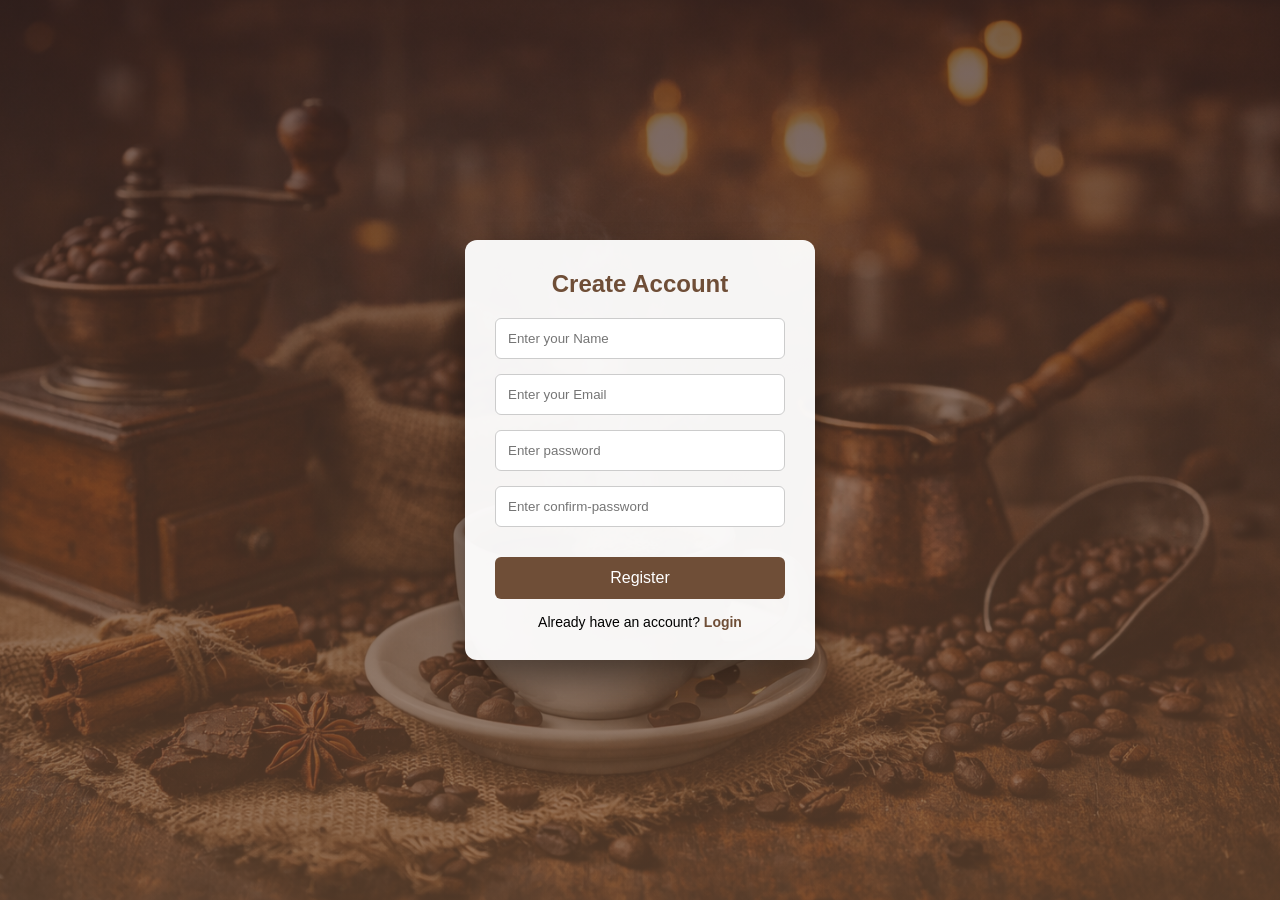
<file: index.html>
<!DOCTYPE html>
<html lang="en">
<head>
    <meta charset="UTF-8">
    <meta name="viewport" content="width=device-width, initial-scale=1.0">
    <title>Coffee Shop | Register</title>
    <link rel="stylesheet" href="style.css">
</head>
<body>
    <div class="register">
         <h2>Create Account </h2>
    <form onsubmit="signup(event)">
    <input id="name" type="text" placeholder="Enter your Name">
    <input id="email" type="email" placeholder="Enter your Email">
    <input id="password" type="password" placeholder="Enter password">
    <input id="confirm" type="password" placeholder="Enter confirm-password">
    <p id="error"></p>
    <button type="submit">Register</button>
</form>

    <p>Already have an account? <a href="login.html">Login</a></p>
  </div>
    <script src="script.js"></script>
</body>
</html>
</file>
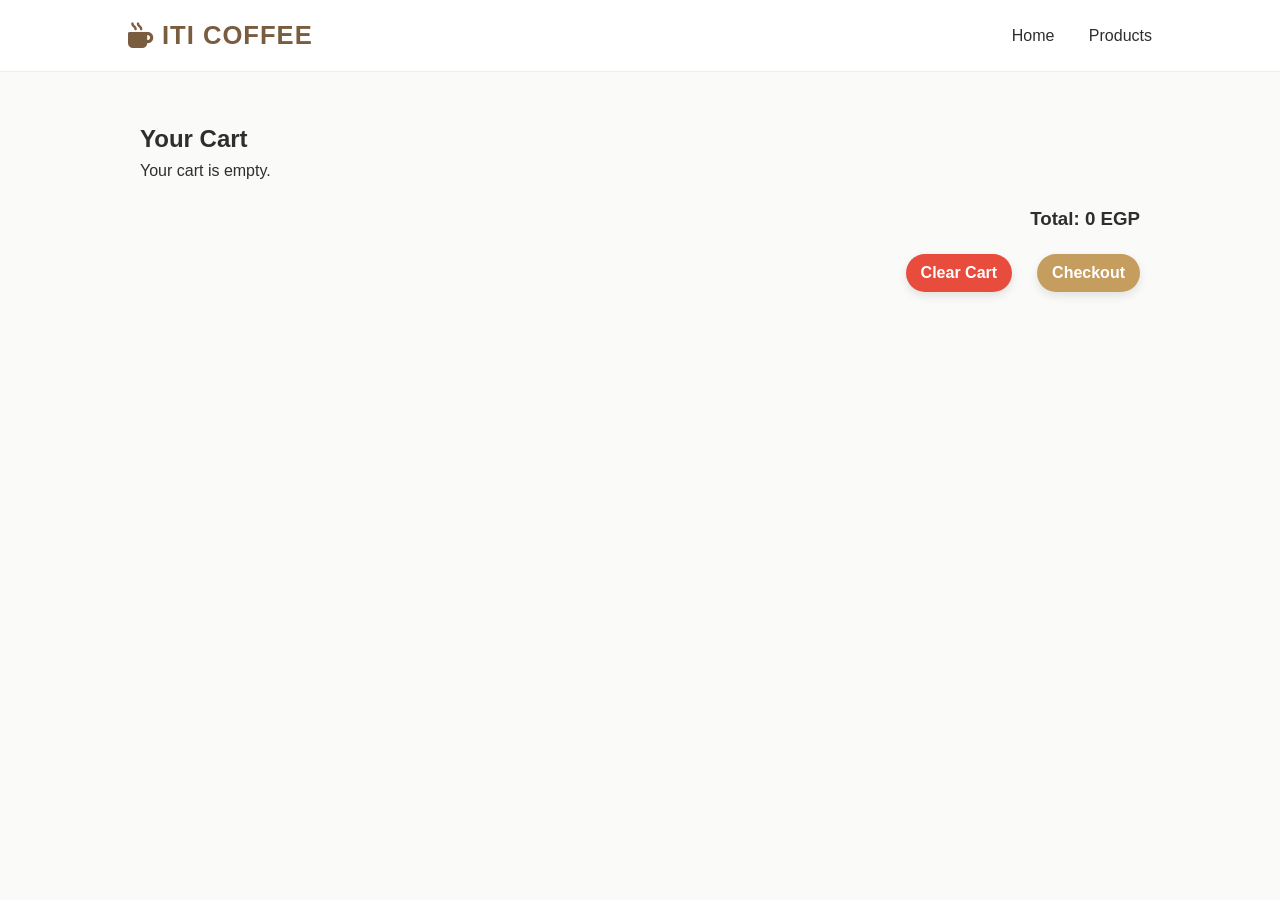
<file: cart.html>
<!DOCTYPE html>
<html lang="en">
<head>
  <meta charset="UTF-8">
  <meta name="viewport" content="width=device-width, initial-scale=1.0">
  <title>Your Cart</title>
  <link rel="stylesheet" href="https://cdnjs.cloudflare.com/ajax/libs/font-awesome/6.7.2/css/all.min.css"/>
  <link rel="stylesheet" href="style2.css">
</head>
<body>
<header>
  <div class="brand">
    <i class="fa-solid fa-mug-hot"></i>
    <a href="home.html" class="logo">ITI COFFEE</a>
  </div>
  <nav class="navigation">
    <a href="home.html">Home</a>
    <a href="product.html">Products</a>
  </nav>
</header>

<section id="cart" style="padding-top:120px">
  <h2>Your Cart</h2>
  <div id="cartItems"></div>
  <div id="cartSummary">
    <h3>Total: <span id="totalPrice">0</span> EGP</h3>
   <div class="cart-buttons">
  <button class="clear-cart">Clear Cart</button>
  <button class="checkout">Checkout</button>
</div>


<div id="flyBox"></div>

  </div>
</section>

<script src="cart.js"></script>
</body>
</html>
</file>
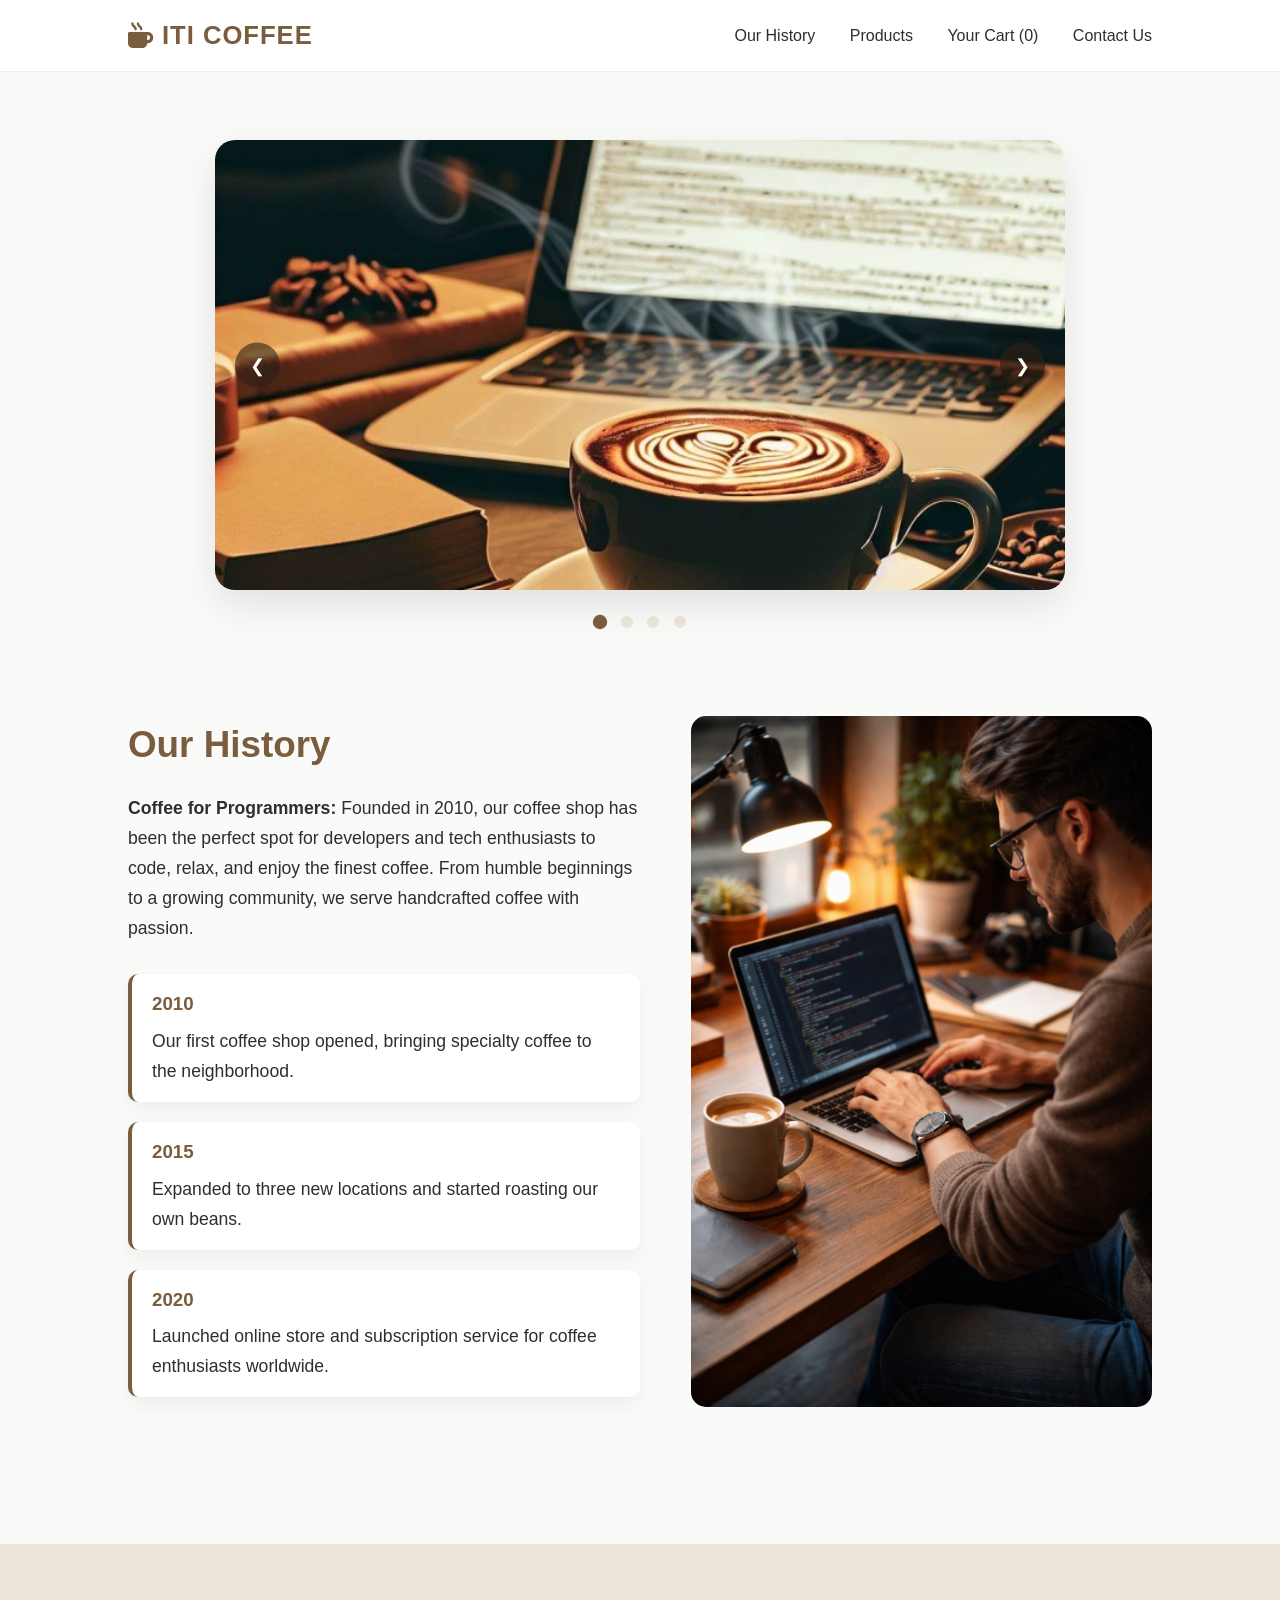
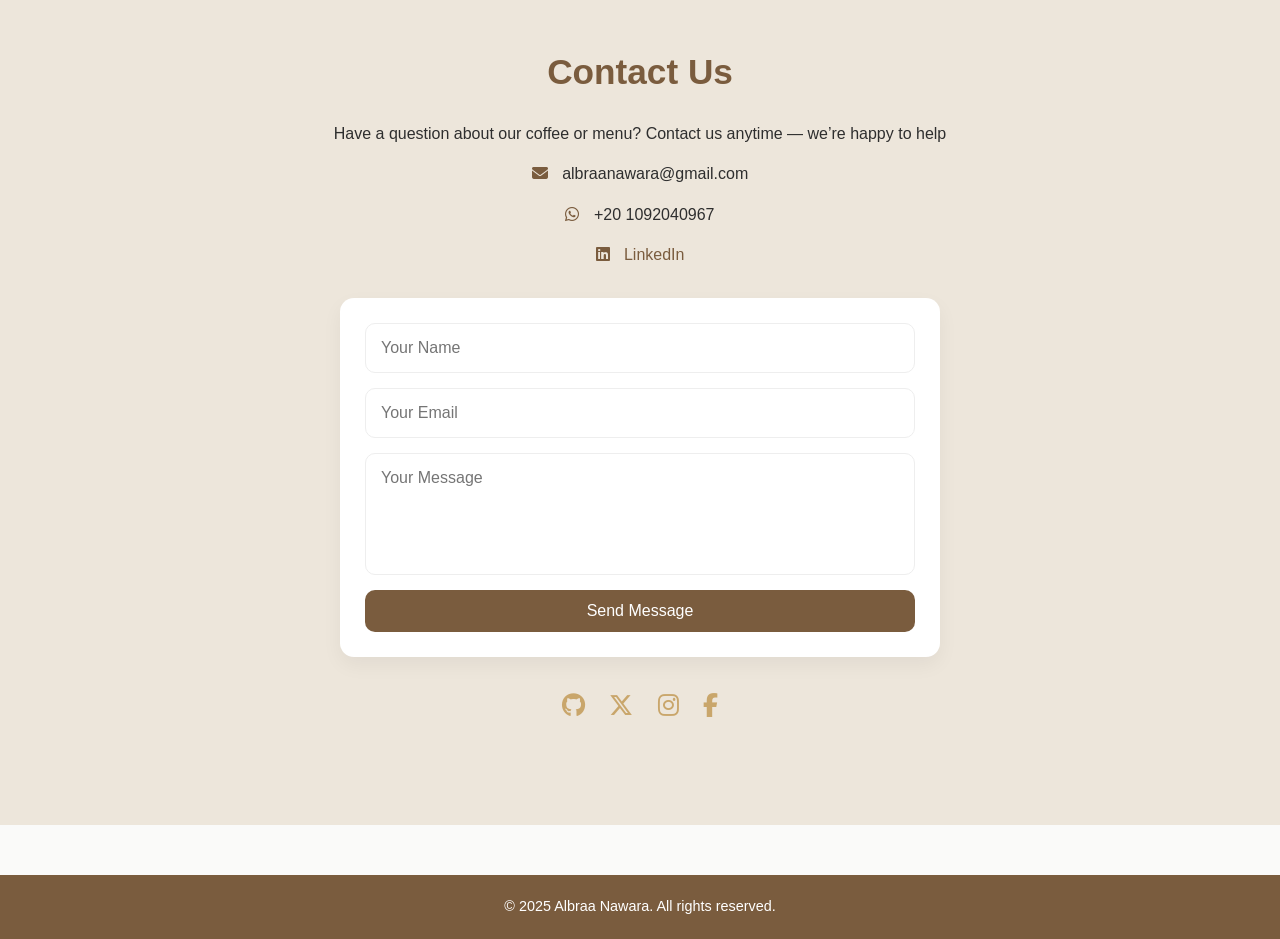
<file: home.html>
<!DOCTYPE html>
<html lang="en">
<head>
    <meta charset="UTF-8">
    <meta name="viewport" content="width=device-width, initial-scale=1.0">
    <title>ITI Coffie Shop</title>
    <link rel="stylesheet" href=" https://cdnjs.cloudflare.com/ajax/libs/font-awesome/6.7.2/css/all.min.css"/>
    <link rel="icon" href="./images/laptop-code-solid.svg" type="image/x-icon">
    <link rel="stylesheet" href="style2.css">
</head>
<body>
  <header>
   <div class="brand">
    <i class="fa-solid fa-mug-hot"></i>
    <a href="home.html" class="logo">ITI COFFEE</a>
  </div>
  <nav class="navigation">
    <a href="home.html#history">Our History</a>
    <a href="product.html#products">Products</a>
    <a href="cart.html">
  Your Cart <span id="cartCount">(0)</span>
</a>
    <a href="home.html#contact">Contact Us</a>
  </nav>
  </header>
  <section>
    <div class="slider">
    <div class="slides">
        <div class="slide"><img src="coffee shop.jpeg" alt="Coffee 1"></div>
        <div class="slide"><img src="coffee.jpg" alt="Coffee 2"></div>
        <div class="slide"><img src="cappatchino.jpg" alt="Coffee 3"></div>
        <div class="slide"><img src="milksheek.jpg" alt="Coffee 4"></div>
    </div>
    <button class="prev">&#10094;</button>
    <button class="next">&#10095;</button>
    </div>
  <div class="dots">
    <span class="dot" onclick="currentSlide(0)"></span>
    <span class="dot" onclick="currentSlide(1)"></span>
    <span class="dot" onclick="currentSlide(2)"></span>
    <span class="dot" onclick="currentSlide(3)"></span>
  </div>
</div>

  </section>
  
  <section id="history">
    <div class="history-container">
        <div class="history-content">
        <h2>Our History</h2>
        <p><strong>Coffee for Programmers:</strong> Founded in 2010, our coffee shop has been the perfect spot for developers and tech enthusiasts to code, relax, and enjoy the finest coffee. From humble beginnings to a growing community, we serve handcrafted coffee with passion.</p>
        <div class="timeline">
            <div class="event">
            <h3>2010</h3>
            <p>Our first coffee shop opened, bringing specialty coffee to the neighborhood.</p>
            </div>
        <div class="event">
          <h3>2015</h3>
          <p>Expanded to three new locations and started roasting our own beans.</p>
        </div>
        <div class="event">
          <h3>2020</h3>
          <p>Launched online store and subscription service for coffee enthusiasts worldwide.</p>
        </div>
        </div>
        </div>
        <div class="history-image">
        <img src="our history.png" alt="Coffee for Programmer">
        </div>
    </div>
  </section>

  <section id="contact">
  <h2>Contact Us</h2>
  <p>Have a question about our coffee or menu? Contact us anytime — we’re happy to help</p>
  
  <div class="contact-info">
    <p><i class="fas fa-envelope"></i> albraanawara@gmail.com</p>
    <p><i class="fab fa-whatsapp"></i> +20 1092040967</p>
    <p><i class="fab fa-linkedin"></i> <a href="https://www.linkedin.com/in/albraa-nawara-139666242" target="_blank">LinkedIn</a></p>
  </div>
  <form action="https://formspree.io/f/xvzoavvp" method="POST" class="contact-form">
    <input type="text" name="name" placeholder="Your Name" required />
    <input type="email" name="email" placeholder="Your Email" required />
    <textarea name="message" rows="5" placeholder="Your Message" required></textarea>
    <button type="submit">Send Message</button>
  </form>
  <p id="form-message" style="display: none; color: green;">Thanks for Contacting Us!</p>
  <div class="contact-social">
    <a href="https://github.com/albraanawara"target="_blank"><i class="fab fa-github"></i></a>
    <a href="https://x.com/AlbraaNawara"target="_blank"><i class="fab fa-x-twitter"></i></a>
    <a href="https://www.instagram.com/braa_nawara"target="_blank"><i class="fab fa-instagram"></i></a>
    <a href="https://www.facebook.com/braafady"target="_blank"><i class="fab fa-facebook-f"></i></a>
  </div>
</section>
<button id="btnscroll"> ^ </button>
<footer>
  <p>&copy; 2025 Albraa Nawara. All rights reserved.</p>
</footer>
    <script src="script2.js"></script>
</body>
</html>
</file>
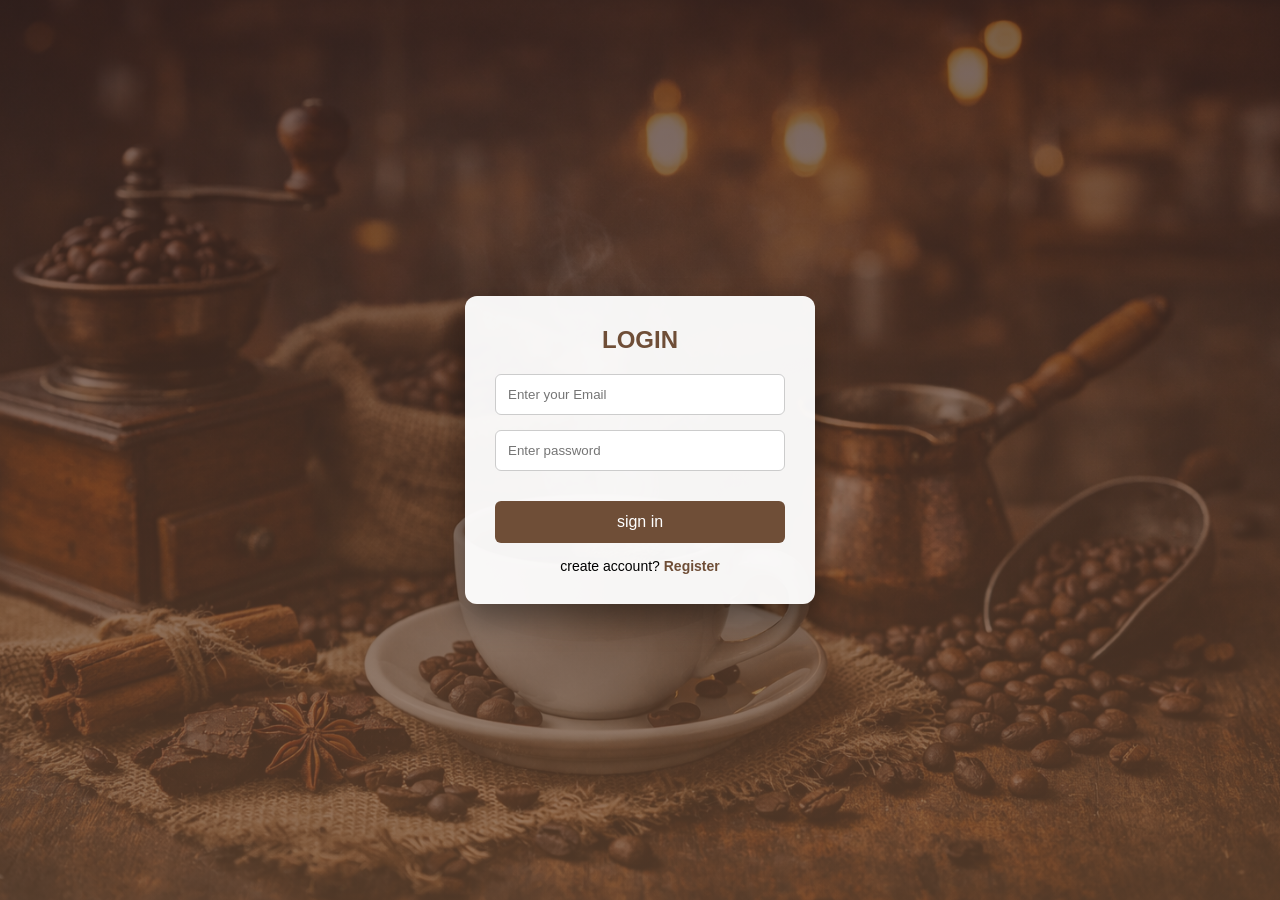
<file: login.html>
<!DOCTYPE html>
<html lang="en">
<head>
    <meta charset="UTF-8">
    <meta name="viewport" content="width=device-width, initial-scale=1.0">
    <title>Coffee Shop | Register</title>
    <link rel="stylesheet" href="style.css">
</head>
<body>
    <div class="register">
         <h2> LOGIN </h2>
    <form onsubmit="login(event)">

      
       
        
        <input id="email" type="email" class="email" placeholder="Enter your Email">
    
        <input id="password" type="password" class="password" placeholder="Enter password">
        <p id="error"></p>
        
        <button type="submit" class="btn">sign in</button>



    </form>
    <p>create  account? <a href="index.html">Register</a></p>
  </div>
    <script src="script.js"></script>
</body>
</html>
</file>
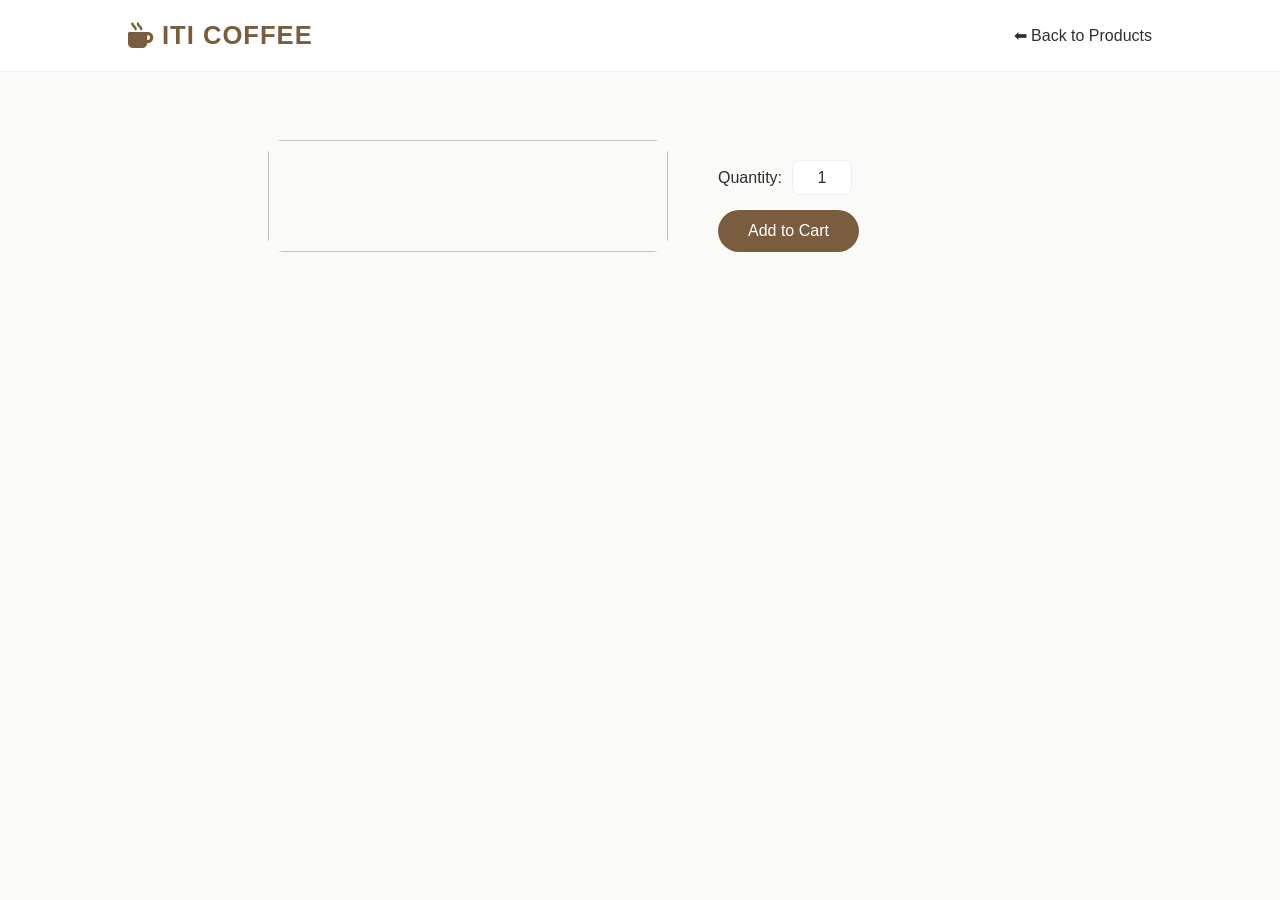
<file: product-details.html>
<!DOCTYPE html>
<html lang="en">
<head>
  <meta charset="UTF-8" />
  <title>Product Details</title>
  <link rel="stylesheet"
        href="https://cdnjs.cloudflare.com/ajax/libs/font-awesome/6.7.2/css/all.min.css" />
  <link rel="stylesheet" href="style3.css">
</head>
<body>
<header>
  <div class="brand">
    <i class="fa-solid fa-mug-hot"></i>
    <a href="home.html" class="logo">ITI COFFEE</a>
  </div>
  <nav class="navigation">
    <a href="product.html">⬅ Back to Products</a>
  </nav>
</header>

<section class="details">
  <img id="productImg" />
  <div class="info">
    <h2 id="productName"></h2>
    <p id="productDesc"></p>
    <h3 id="productPrice"></h3>
    <div class="quantity-wrapper">
  Quantity:
  <input type="number" id="qtyInput" value="1" min="1">
</div>
    <button id="addToCartBtn">Add to Cart</button>
  </div>
</section>


<script src="product-details.js"></script>
</body>
</html>
</file>
<file: style.css>
* {
    margin: 0;
    padding: 0;
    box-sizing: border-box;
    font-family: Arial, sans-serif;
}
@media (max-width: 400px) {
    .register {
        width: 90%;
        padding: 20px;
    }
}


body {
    height: 100vh;
    background:
        linear-gradient(rgba(62,39,35,0.7), rgba(111,78,55,0.7)),
        url("rback.png");
    background-size: cover;
    background-position: center;
    display: flex;
    justify-content: center;
    align-items: center;
}


.register {
    background: rgba(255, 255, 255, 0.95);
    padding: 30px;
    width: 350px;
    border-radius: 12px;
    box-shadow: 0 15px 30px rgba(0,0,0,0.4);
}


h2 {
    text-align: center;
    margin-bottom: 20px;
    color: #6f4e37;
}


.register input {
    width: 100%;
    padding: 12px;
    margin-bottom: 15px;
    border: 1px solid #ccc;
    border-radius: 6px;
    transition: 0.3s;
}

.register input:focus {
    outline: none;
    border-color: #6f4e37;
    box-shadow: 0 0 5px rgba(111,78,55,0.5);
}

/* Button */
.register button {
    width: 100%;
    padding: 12px;
    background: #6f4e37;
    color: #fff;
    border: none;
    border-radius: 6px;
    cursor: pointer;
    font-size: 16px;
    transition: 0.3s;
}

.register button:hover {
    background: #3e2723;
    transform: translateY(-2px);
}

/* Text */
.register p {
    margin-top: 15px;
    text-align: center;
    font-size: 14px;
}

.register a {
    color: #6f4e37;
    text-decoration: none;
    font-weight: bold;
}

.register a:hover {
    text-decoration: underline;
}
#error {
    color: #d32f2f;
    font-size: 13px;
    text-align: center;
    margin-bottom: 10px;
}
.register input:focus {
    transform: scale(1.02);
}
.register button:disabled {
    background: #ccc;
    cursor: not-allowed;
}
</file>
<file: style2.css>
/* ---------------- Global Reset & Fonts ---------------- */
* {
  margin: 0;
  padding: 0;
  box-sizing: border-box;
  font-family: "Inter", Arial, sans-serif;
}

/* ---------------- Color Variables ---------------- */
:root {
  --bg-main: #FAFAF9;
  --bg-card: #FFFFFF;
  --coffee-primary: #7A5C3E;
  --coffee-accent: #C9A66B;
  --coffee-soft: #EDE6DB;
  --text-dark: #2E2E2E;
  --text-muted: #8A8A8A;
  --border-light: #EEEEEE;
}

/* ---------------- Body ---------------- */
body {
  background-color: var(--bg-main);
  color: var(--text-dark);
  line-height: 1.6;
}

/* ---------------- Header ---------------- */
header {
  background-color: rgba(255, 255, 255, 0.98);
  backdrop-filter: blur(5px);
  width: 100%;
  position: fixed;
  top: 0;
  z-index: 1000;
  display: flex;
  justify-content: space-between;
  align-items: center;
  padding: 15px 10%;
  border-bottom: 1px solid var(--border-light);
}

.brand {
  display: flex;
  align-items: center;
  gap: 8px;
  text-decoration: none;
}

.brand i {
  font-size: 1.6em;
  color: var(--coffee-primary);
}

.logo {
  text-decoration: none;
  color: var(--coffee-primary);
  font-weight: 700;
  font-size: 1.6em;
  letter-spacing: 1px;
}

.navigation a {
  text-decoration: none;
  color: var(--text-dark);
  font-size: 1em;
  font-weight: 500;
  padding-left: 30px;
  transition: color 0.3s;
}

.navigation a:hover {
  color: var(--coffee-primary);
}

/* ---------------- Sections ---------------- */
section {
  padding-top: 100px; 
}

/* ---------------- Slider ---------------- */
.slider {
  position: relative;
  width: 90%;
  max-width: 850px;
  margin: 40px auto 20px;
  overflow: hidden; 
  border-radius: 20px;
  box-shadow: 0 15px 40px rgba(0, 0, 0, 0.1);
}

.slides {
  display: flex;
  transition: transform 0.6s cubic-bezier(0.4, 0, 0.2, 1);
}

.slide {
  min-width: 100%;
}

.slide img {
  width: 100%;
  height: 450px;
  object-fit: cover;
  display: block;
}

.prev, .next {
  position: absolute;
  top: 50%;
  transform: translateY(-50%);
  background: rgba(46, 33, 20, 0.6);
  color: white;
  border: none;
  width: 45px;
  height: 45px;
  cursor: pointer;
  border-radius: 50%;
  font-size: 18px;
  z-index: 10;
  transition: 0.3s;
}

.prev { left: 20px; }
.next { right: 20px; }

.prev:hover, .next:hover {
  background: var(--coffee-primary);
}

.dots {
  text-align: center;
  margin-top: 15px;
}

.dot {
  cursor: pointer;
  height: 12px;
  width: 12px;
  margin: 0 5px;
  background-color: var(--coffee-soft);
  border-radius: 50%;
  display: inline-block;
  transition: all 0.3s ease;
}

.dot.active, .dot:hover {
  background-color: var(--coffee-primary);
  transform: scale(1.2);
}
#history {
  padding: 80px 10%;
  background-color: var(--bg-main);
}

.history-container {
  display: flex;
  flex-direction: column;
  align-items: center;
  gap: 40px;
}

.history-content {
  max-width: 600px;
  text-align: left;
}

.history-content h2 {
  font-size: 2.3em;
  color: var(--coffee-primary);
  margin-bottom: 20px;
}

.history-content p {
  font-size: 1.1em;
  color: var(--text-dark);
  line-height: 1.7;
  margin-bottom: 30px;
}

.timeline {
  display: flex;
  flex-direction: column;
  gap: 20px;
}

.timeline .event {
  background-color: var(--bg-card);
  padding: 15px 20px;
  border-left: 4px solid var(--coffee-primary);
  border-radius: 10px;
  box-shadow: 0 8px 20px rgba(0,0,0,0.05);
}

.timeline .event h3 {
  margin-bottom: 8px;
  color: var(--coffee-primary);
}

.timeline .event p {
  margin: 0;
  color: var(--text-dark);
}

.history-image img {
  width: 100%;
  max-width: 500px;
  border-radius: 15px;
  object-fit: cover;
}

/* ---------------- Responsive ---------------- */
@media (min-width: 900px) {
  .history-container {
    flex-direction: row;
    justify-content: space-between;
    align-items: flex-start;
  }

  .history-content {
    max-width: 50%;
  }

  .history-image {
    max-width: 45%;
  }
}

@media (max-width: 899px) {
  .history-container {
    flex-direction: column;
  }
}


/* ---------------- Contact Section ---------------- */
#contact {
  background-color: var(--coffee-soft); 
  padding: 100px 10%; 
  text-align: center;
  margin-top: 50px;
}

#contact h2 {
  font-size: 2.2em;
  color: var(--coffee-primary);
  margin-bottom: 20px;
}

#contact p {
  font-size: 1em;
  color: var(--text-dark); 
  margin-bottom: 15px;
}

.contact-info p {
  font-size: 1em;
  margin: 8px 0;
}

.contact-info i {
  color: var(--coffee-primary);
  margin-right: 10px;
}

.contact-info a {
  text-decoration: none;
  color: var(--coffee-primary);
}

.contact-social {
  margin-top: 20px;
}

.contact-social a {
  font-size: 1.5em;
  margin: 0 10px;
  color: var(--coffee-accent);
  transition: color 0.3s;
}

.contact-social a:hover {
  color: var(--coffee-primary);
}

/* ---------------- Contact Form ---------------- */
.contact-form {
  display: flex;
  flex-direction: column;
  max-width: 600px;
  margin: 30px auto;
  background-color: var(--bg-card); /* unified card background */
  padding: 25px;
  border-radius: 14px;
  box-shadow: 0 8px 20px rgba(0,0,0,0.05);
}

.contact-form input,
.contact-form textarea {
  padding: 15px;
  margin-bottom: 15px;
  border: 1px solid var(--border-light);
  border-radius: 10px;
  font-size: 1em;
  resize: none;
}

.contact-form button {
  padding: 12px;
  font-size: 1em;
  background-color: var(--coffee-primary);
  color: white;
  border: none;
  border-radius: 10px;
  cursor: pointer;
  transition: background-color 0.3s ease;
}

.contact-form button:hover {
  background-color: var(--coffee-accent);
}

/* ---------------- Footer ---------------- */
footer {
  background-color: var(--coffee-primary);
  color: #fff;
  text-align: center;
  padding: 20px;
  font-size: 0.9em;
  margin-top: 50px;
}

/* ---------------- Scroll Button ---------------- */
#btnscroll {
  position: fixed;
  bottom: 30px;
  right: 30px;
  display: none;
  background-color: var(--coffee-primary);
  color: white;
  border: none;
  padding: 10px 15px;
  border-radius: 50%;
  font-size: 1.2em;
  cursor: pointer;
  box-shadow: 0 4px 8px rgba(0,0,0,0.2);
  transition: opacity 0.3s ease, background-color 0.3s ease;
  z-index: 999;
}

#btnscroll:hover {
  background-color: var(--coffee-accent);
}

/* ---------------- Responsive ---------------- */


@media (max-width: 600px) {
  header {
    padding: 15px 5%;
    flex-direction: column;
    gap: 10px;
  }

  .navigation a {
    padding-left: 15px;
    font-size: 0.9em;
  }

  .slider {
    width: 95%;
    margin: 30px auto;
  }

  .slide img {
    height: 300px; 
  }

  .prev, .next {
    width: 35px;
    height: 35px;
    font-size: 16px;
  }

  .dot {
    width: 10px;
    height: 10px;
  }

  #contact {
    padding: 60px 5%;
  }

  .contact-form {
    padding: 20px;
  }
}
@media (max-width: 900px) {
  header {
    padding: 15px 7%;
  }

  .navigation a {
    padding-left: 20px;
    font-size: 0.95em;
  }

  .slide img {
    height: 350px;
  }
}


@media (min-width: 901px) {
  .slider {
    width: 90%;
    max-width: 850px;
  }

  .slide img {
    height: 450px;
  }
}
/* ////////////////////////////////////// */

/* -------- Product Icons -------- */
.products-grid {
  display: grid;
  grid-template-columns: repeat(auto-fill, minmax(220px, 1fr));
  gap: 25px;
  padding: 40px 10%;
}

.product-card {
  background: var(--bg-card);
  border-radius: 15px;
  overflow: hidden;
  box-shadow: 0 10px 25px rgba(0,0,0,0.08);
  transition: transform 0.3s;
}

.product-card:hover {
  transform: translateY(-5px);
}

.product-card img {
  width: 100%;
  height: 180px;
  object-fit: cover;
}

.product-info {
  padding: 15px;
  text-align: center;
}
.product-actions {
  display: flex;
  justify-content: center;
  gap: 15px;
  margin-top: 10px;
}

.product-actions i {
  font-size: 20px;
  cursor: pointer;
  color: #6f4e37;
  transition: transform 0.2s, color 0.2s;
}

.product-actions i:hover {
  color: #c97c5d;
  transform: scale(1.15);
}
/* ================= PRODUCT FILTER ================= */

.product-filters {
  display: flex;
  justify-content: center;
  gap: 15px;
  margin: 30px 0;
  flex-wrap: wrap;
}

.product-filters button {
  padding: 10px 22px;
  border-radius: 25px;
  border: 1px solid #c59d5f;
  background: transparent;
  color: #c59d5f;
  font-size: 15px;
  font-weight: 600;
  cursor: pointer;
  transition: all 0.3s ease;
}

/* Hover */
.product-filters button:hover {
  background-color: #c59d5f;
  color: #fff;
  transform: translateY(-2px);
}

/* Active Button */
.product-filters button.active {
  background-color: #c59d5f;
  color: #fff;
  box-shadow: 0 6px 15px rgba(197, 157, 95, 0.35);
}

/* Mobile */
@media (max-width: 600px) {
  .product-filters {
    gap: 10px;
  }

  .product-filters button {
    padding: 8px 16px;
    font-size: 14px;
  }
}
.details {
  display: flex;
  gap: 40px;
  padding: 60px;
  max-width: 1000px;
  margin: auto;
}

.details img {
  width: 350px;
  border-radius: 15px;
}

.info h2 {
  font-size: 32px;
}

.info p {
  margin: 15px 0;
  line-height: 1.6;
}

.info button {
  padding: 12px 30px;
  background: #c59d5f;
  color: white;
  border: none;
  border-radius: 25px;
  cursor: pointer;
}
.quantity-wrapper {
  display: flex;
  justify-content: center;
  align-items: center;
  gap: 5px;
  margin-top: 10px;
}

.quantity-wrapper input {
  width: 50px;
  text-align: center;
  border: 1px solid var(--border-light);
  border-radius: 6px;
  font-size: 14px;
}

.qty-btn {
  width: 30px;
  height: 30px;
  border: none;
  background-color: var(--coffee-soft);
  color: var(--coffee-primary);
  font-weight: bold;
  cursor: pointer;
  border-radius: 6px;
  transition: background 0.3s;
}

.qty-btn:hover {
  background-color: var(--coffee-accent);
  color: white;
}
/* CART PAGE STYLES */
#cart {
  width: 90%;
  max-width: 1000px;
  margin: auto;
}

.cart-item {
  display: flex;
  gap: 20px;
  margin-bottom: 20px;
  border-bottom: 1px solid #ccc;
  padding-bottom: 10px;
}

.cart-item img {
  width: 120px;
  height: 120px;
  object-fit: cover;
}

.cart-info {
  flex: 1;
}

.quantity-wrapper {
  display: flex;
  align-items: center;
  gap: 5px;
  margin: 5px 0;
}

.qtyInput {
  width: 50px;
  text-align: center;
  padding: 3px;
}

.qty-btn {
  padding: 5px 10px;
  cursor: pointer;
}

.remove-btn {
  background: none;
  border: none;
  color: red;
  font-size: 1.2rem;
  cursor: pointer;
}

#cartSummary {
  margin-top: 20px;
  text-align: right;
}

#cartSummary button {
  padding: 10px 15px;
  margin-left: 10px;
  cursor: pointer;
}
#flyBox {
  width: 50px;
  height: 50px;
  background-color: #c59d5f; 
  border-radius: 8px;
  position: fixed;
  top: 0;
  left: 0;
  display: none; 
  z-index: 9999;
  transition: transform 0.8s cubic-bezier(0.4, 0, 0.2, 1), opacity 0.8s;
}


#flyBox::after {
  content: "\f07a"; 
  font-family: "Font Awesome 6 Free";
  font-weight: 900;
  color: white;
  display: block;
  text-align: center;
  line-height: 50px;
  font-size: 20px;
}

/* ===== Cart Buttons Container ===== */
.cart-buttons {
  display: flex;
  justify-content: flex-end; /* aligns buttons to the right */
  gap: 15px; /* space between buttons */
  margin-top: 20px;
}

/* ===== Common Button Style ===== */
.cart-buttons button {
  padding: 12px 25px;
  font-size: 1em;
  font-weight: 600;
  border: none;
  border-radius: 25px;
  cursor: pointer;
  transition: all 0.3s ease;
  box-shadow: 0 4px 10px rgba(0, 0, 0, 0.1);
}

/* ===== Clear Cart Button ===== */
.cart-buttons .clear-cart {
  background-color: #e74c3c; /* red */
  color: white;
}

.cart-buttons .clear-cart:hover {
  background-color: #c0392b;
  transform: translateY(-2px);
}

/* ===== Checkout Button ===== */
.cart-buttons .checkout {
  background-color: #c59d5f; /* coffee accent color */
  color: white;
}

.cart-buttons .checkout:hover {
  background-color: #a6784a;
  transform: translateY(-2px);
}

/* ===== Responsive ===== */
@media (max-width: 600px) {
  .cart-buttons {
    flex-direction: column;
    align-items: stretch;
    gap: 10px;
  }
}
</file>
<file: style3.css>
/* ================= Global Reset & Fonts ================= */
* {
  margin: 0;
  padding: 0;
  box-sizing: border-box;
  font-family: "Inter", Arial, sans-serif;
}

:root {
  --bg-main: #FAFAF9;
  --bg-card: #FFFFFF;
  --coffee-primary: #7A5C3E;
  --coffee-accent: #C9A66B;
  --coffee-soft: #EDE6DB;
  --text-dark: #2E2E2E;
  --text-muted: #8A8A8A;
  --border-light: #EEEEEE;
}

/* ================= Body & Header ================= */
body {
  background-color: var(--bg-main);
  color: var(--text-dark);
  line-height: 1.6;
}

header {
  background-color: rgba(255, 255, 255, 0.98);
  backdrop-filter: blur(5px);
  width: 100%;
  position: fixed;
  top: 0;
  z-index: 1000;
  display: flex;
  justify-content: space-between;
  align-items: center;
  padding: 15px 10%;
  border-bottom: 1px solid var(--border-light);
}

.brand {
  display: flex;
  align-items: center;
  gap: 8px;
}

.brand i {
  font-size: 1.6em;
  color: var(--coffee-primary);
}

.logo {
  text-decoration: none;
  color: var(--coffee-primary);
  font-weight: 700;
  font-size: 1.6em;
  letter-spacing: 1px;
}

.navigation a {
  text-decoration: none;
  color: var(--text-dark);
  font-size: 1em;
  font-weight: 500;
  padding-left: 30px;
  transition: color 0.3s;
}

.navigation a:hover {
  color: var(--coffee-primary);
}

/* ================= Product Details Section ================= */
.details {
  display: flex;
  gap: 50px;
  padding: 140px 10% 60px; 
  max-width: 1000px;
  margin: auto;
  flex-wrap: wrap;
}

.details img {
  width: 100%;
  max-width: 400px;
  border-radius: 15px;
  object-fit: cover;
}

.info {
  flex: 1;
}

.info h2 {
  font-size: 2em;
  color: var(--coffee-primary);
  margin-bottom: 15px;
}

.info p {
  font-size: 1.1em;
  color: var(--text-dark);
  margin-bottom: 15px;
  line-height: 1.6;
}

.info h3 {
  font-size: 1.5em;
  color: var(--coffee-primary);
  margin-bottom: 20px;
}

.info button {
  padding: 12px 30px;
  background-color: var(--coffee-primary);
  color: white;
  border: none;
  border-radius: 25px;
  cursor: pointer;
  font-size: 1em;
  transition: background-color 0.3s ease;
}

.info button:hover {
  background-color: var(--coffee-accent);
}

/* ================= Responsive ================= */
@media (max-width: 900px) {
  .details {
    flex-direction: column;
    align-items: center;
    gap: 30px;
    padding: 140px 5% 60px;
  }

  .details img {
    max-width: 100%;
  }

  .info h2 {
    font-size: 1.8em;
  }

  .info h3 {
    font-size: 1.3em;
  }
}

@media (max-width: 600px) {
  header {
    padding: 15px 5%;
    flex-direction: column;
    gap: 10px;
  }

  .navigation a {
    padding-left: 0;
    font-size: 0.95em;
  }

  .details {
    padding: 120px 5% 40px;
    gap: 20px;
  }

  .info button {
    width: 100%;
    text-align: center;
  }
}
.quantity-wrapper {
  display: flex;
  align-items: center;
  gap: 10px;
  margin: 15px 0; 
  font-size: 16px;
  color: var(--text-dark);
}

.quantity-wrapper input[type="number"] {
  width: 60px;
  height: 35px;
  text-align: center;
  border: 1px solid var(--border-light);
  border-radius: 8px;
  font-size: 16px;
  color: var(--text-dark);
}

.quantity-wrapper input[type="number"]::-webkit-inner-spin-button,
.quantity-wrapper input[type="number"]::-webkit-outer-spin-button {
  -webkit-appearance: none; 
  margin: 0;
}

.quantity-wrapper input[type="number"] {
  -moz-appearance: textfield; 
}
</file>
